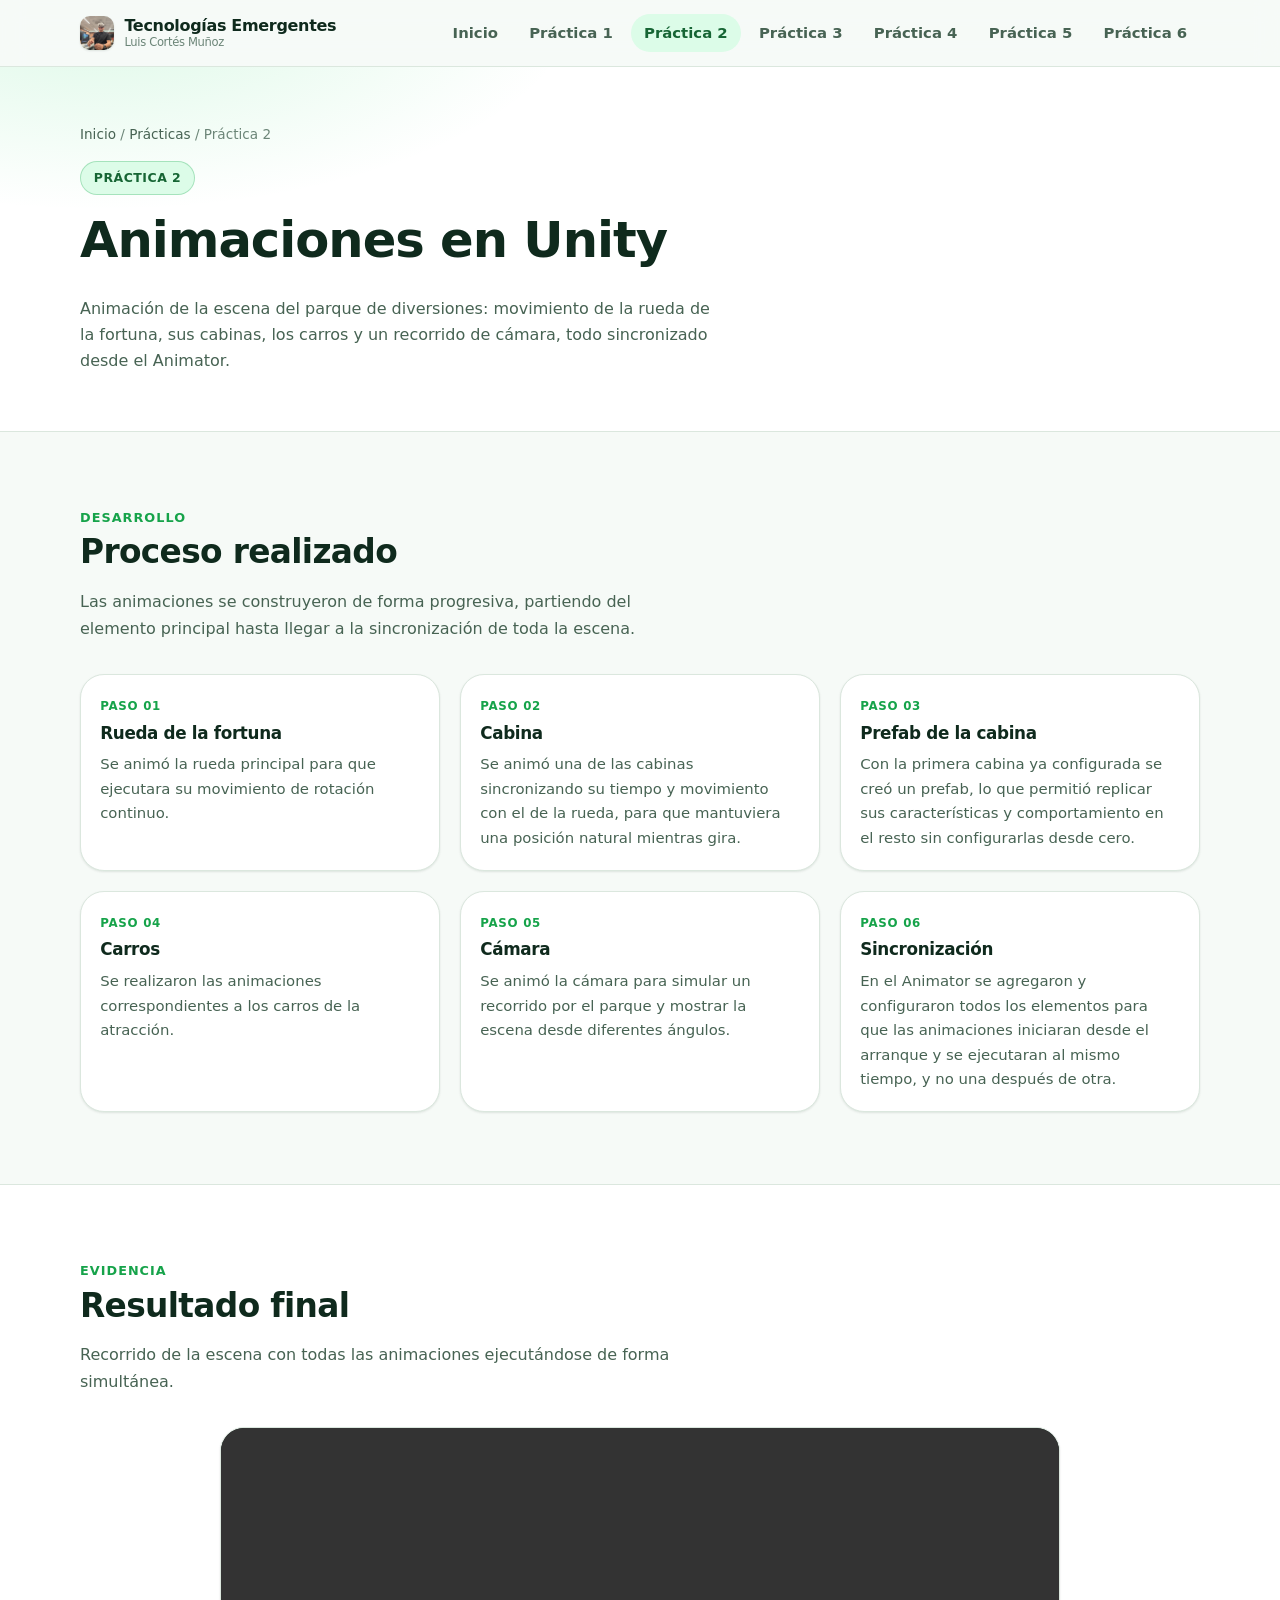
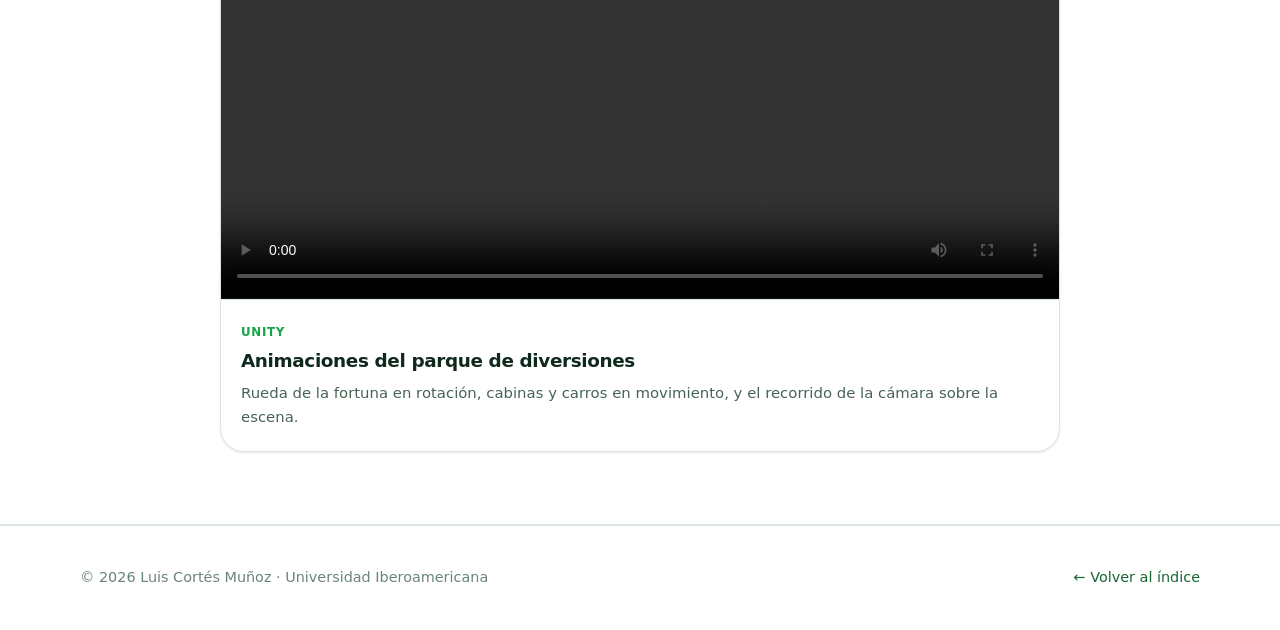
<file: practica-2.html>
<!DOCTYPE html>
<html lang="es">
<head>
  <meta charset="utf-8">
  <meta name="viewport" content="width=device-width, initial-scale=1">
  <title>Práctica 2 · Prácticas Tecnologías Emergentes</title>
  <meta name="description" content="Práctica 2: animaciones en Unity — rueda de la fortuna, cabinas con prefab, carros, cámara y sincronización en el Animator.">
  <meta name="author" content="Luis Cortés Muñoz">
  <link rel="stylesheet" href="assets/css/styles.css">
  <link rel="icon" href="assets/img/perfil.jpg">
</head>
<body>
  <a class="skip-link" href="#main">Saltar al contenido</a>

  <header class="site-header">
    <div class="container nav">
      <a class="brand" href="index.html">
        <img class="brand__mark brand__mark--photo" src="assets/img/perfil.jpg" alt="Luis Cortés Muñoz">
        <span class="brand__text">
          Tecnologías Emergentes
          <small>Luis Cortés Muñoz</small>
        </span>
      </a>

      <button class="nav__toggle" type="button" aria-expanded="false" aria-controls="nav-links">☰</button>

      <ul class="nav__links" id="nav-links">
        <li><a href="index.html">Inicio</a></li>
        <li><a href="practica-1.html">Práctica 1</a></li>
        <li><a class="is-active" href="practica-2.html">Práctica 2</a></li>
        <li><a href="practica-3.html">Práctica 3</a></li>
        <li><a href="practica-4.html">Práctica 4</a></li>
        <li><a href="practica-5.html">Práctica 5</a></li>
        <li><a href="practica-6.html">Práctica 6</a></li>
      </ul>
    </div>
  </header>

  <main id="main">

    <!-- ============ ENCABEZADO ============ -->
    <section class="page-hero">
      <div class="container">
        <p class="breadcrumb"><a href="index.html">Inicio</a> / <a href="index.html#practicas">Prácticas</a> / Práctica 2</p>
        <span class="eyebrow">Práctica 2</span>
        <h1>Animaciones en Unity</h1>
        <p class="lead" style="color: var(--text-soft); max-width: 62ch;">
          Animación de la escena del parque de diversiones: movimiento de la rueda de la
          fortuna, sus cabinas, los carros y un recorrido de cámara, todo sincronizado
          desde el Animator.
        </p>
      </div>
    </section>

    <!-- ============ PROCESO ============ -->
    <section class="section" id="proceso">
      <div class="container">
        <div class="section__head">
          <span class="section-number">Desarrollo</span>
          <h2>Proceso realizado</h2>
          <p>Las animaciones se construyeron de forma progresiva, partiendo del elemento principal hasta llegar a la sincronización de toda la escena.</p>
        </div>

        <div class="cards">

          <article class="card card--step">
            <div class="card__body">
              <span class="card__kicker">Paso 01</span>
              <h3>Rueda de la fortuna</h3>
              <p>Se animó la rueda principal para que ejecutara su movimiento de rotación continuo.</p>
            </div>
          </article>

          <article class="card card--step">
            <div class="card__body">
              <span class="card__kicker">Paso 02</span>
              <h3>Cabina</h3>
              <p>Se animó una de las cabinas sincronizando su tiempo y movimiento con el de la rueda, para que mantuviera una posición natural mientras gira.</p>
            </div>
          </article>

          <article class="card card--step">
            <div class="card__body">
              <span class="card__kicker">Paso 03</span>
              <h3>Prefab de la cabina</h3>
              <p>Con la primera cabina ya configurada se creó un prefab, lo que permitió replicar sus características y comportamiento en el resto sin configurarlas desde cero.</p>
            </div>
          </article>

          <article class="card card--step">
            <div class="card__body">
              <span class="card__kicker">Paso 04</span>
              <h3>Carros</h3>
              <p>Se realizaron las animaciones correspondientes a los carros de la atracción.</p>
            </div>
          </article>

          <article class="card card--step">
            <div class="card__body">
              <span class="card__kicker">Paso 05</span>
              <h3>Cámara</h3>
              <p>Se animó la cámara para simular un recorrido por el parque y mostrar la escena desde diferentes ángulos.</p>
            </div>
          </article>

          <article class="card card--step">
            <div class="card__body">
              <span class="card__kicker">Paso 06</span>
              <h3>Sincronización</h3>
              <p>En el Animator se agregaron y configuraron todos los elementos para que las animaciones iniciaran desde el arranque y se ejecutaran al mismo tiempo, y no una después de otra.</p>
            </div>
          </article>

        </div>
      </div>
    </section>

    <!-- ============ VIDEO ============ -->
    <section class="section section--alt" id="evidencia">
      <div class="container">
        <div class="section__head">
          <span class="section-number">Evidencia</span>
          <h2>Resultado final</h2>
          <p>Recorrido de la escena con todas las animaciones ejecutándose de forma simultánea.</p>
        </div>

        <div class="video-grid video-grid--single">
          <figure class="video-card">
            <video controls preload="metadata" playsinline>
              <source src="assets/videos/animaciones-parque.mp4" type="video/mp4">
              Tu navegador no admite la reproducción de video.
              <a href="assets/videos/animaciones-parque.mp4">Descargar el video</a>.
            </video>
            <figcaption>
              <span class="card__kicker">Unity</span>
              <h3>Animaciones del parque de diversiones</h3>
              <p>
                Rueda de la fortuna en rotación, cabinas y carros en movimiento, y el
                recorrido de la cámara sobre la escena.
              </p>
            </figcaption>
          </figure>
        </div>
      </div>
    </section>

  </main>

  <footer class="site-footer">
    <div class="container">
      <span>© <span id="year">2026</span> Luis Cortés Muñoz · Universidad Iberoamericana</span>
      <a href="index.html">← Volver al índice</a>
    </div>
  </footer>

  <button class="to-top" type="button" aria-label="Volver arriba">↑</button>

  <script src="assets/js/main.js"></script>
  <script>document.getElementById("year").textContent = new Date().getFullYear();</script>
</body>
</html>
</file>
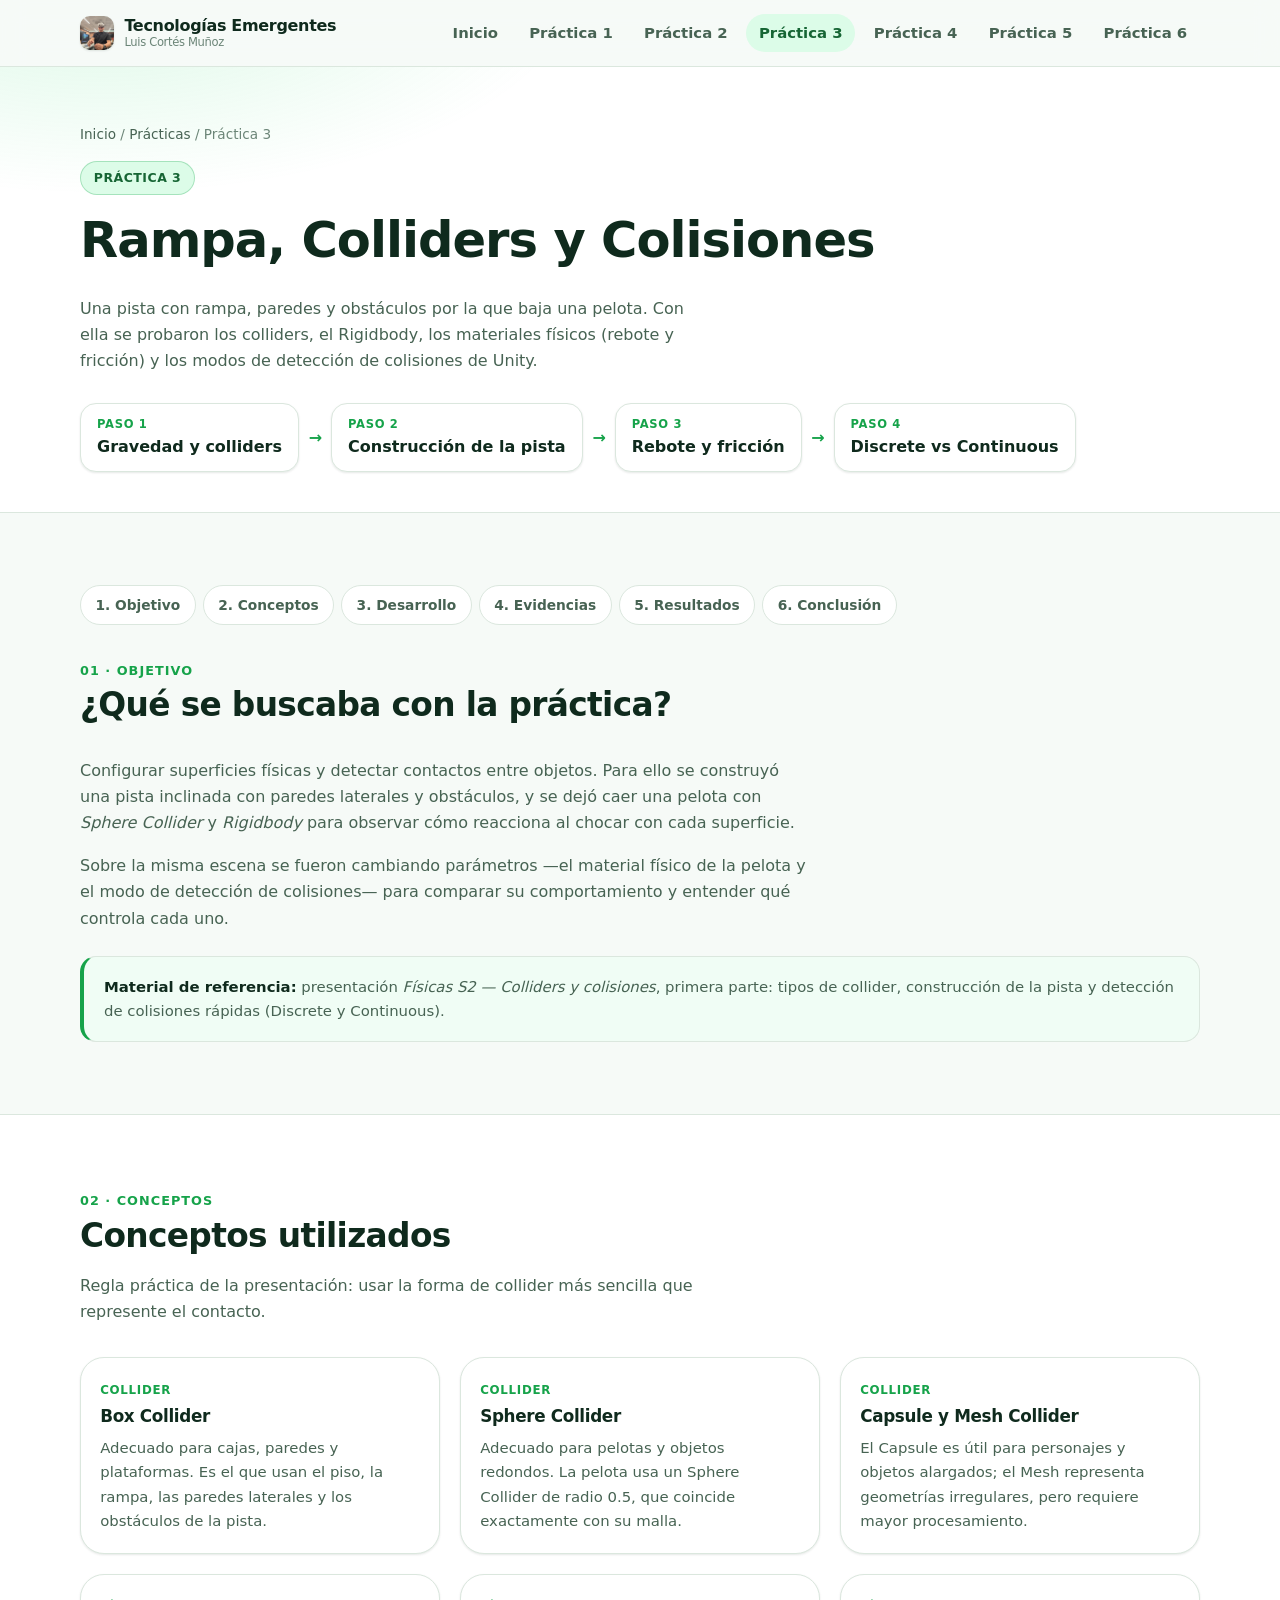
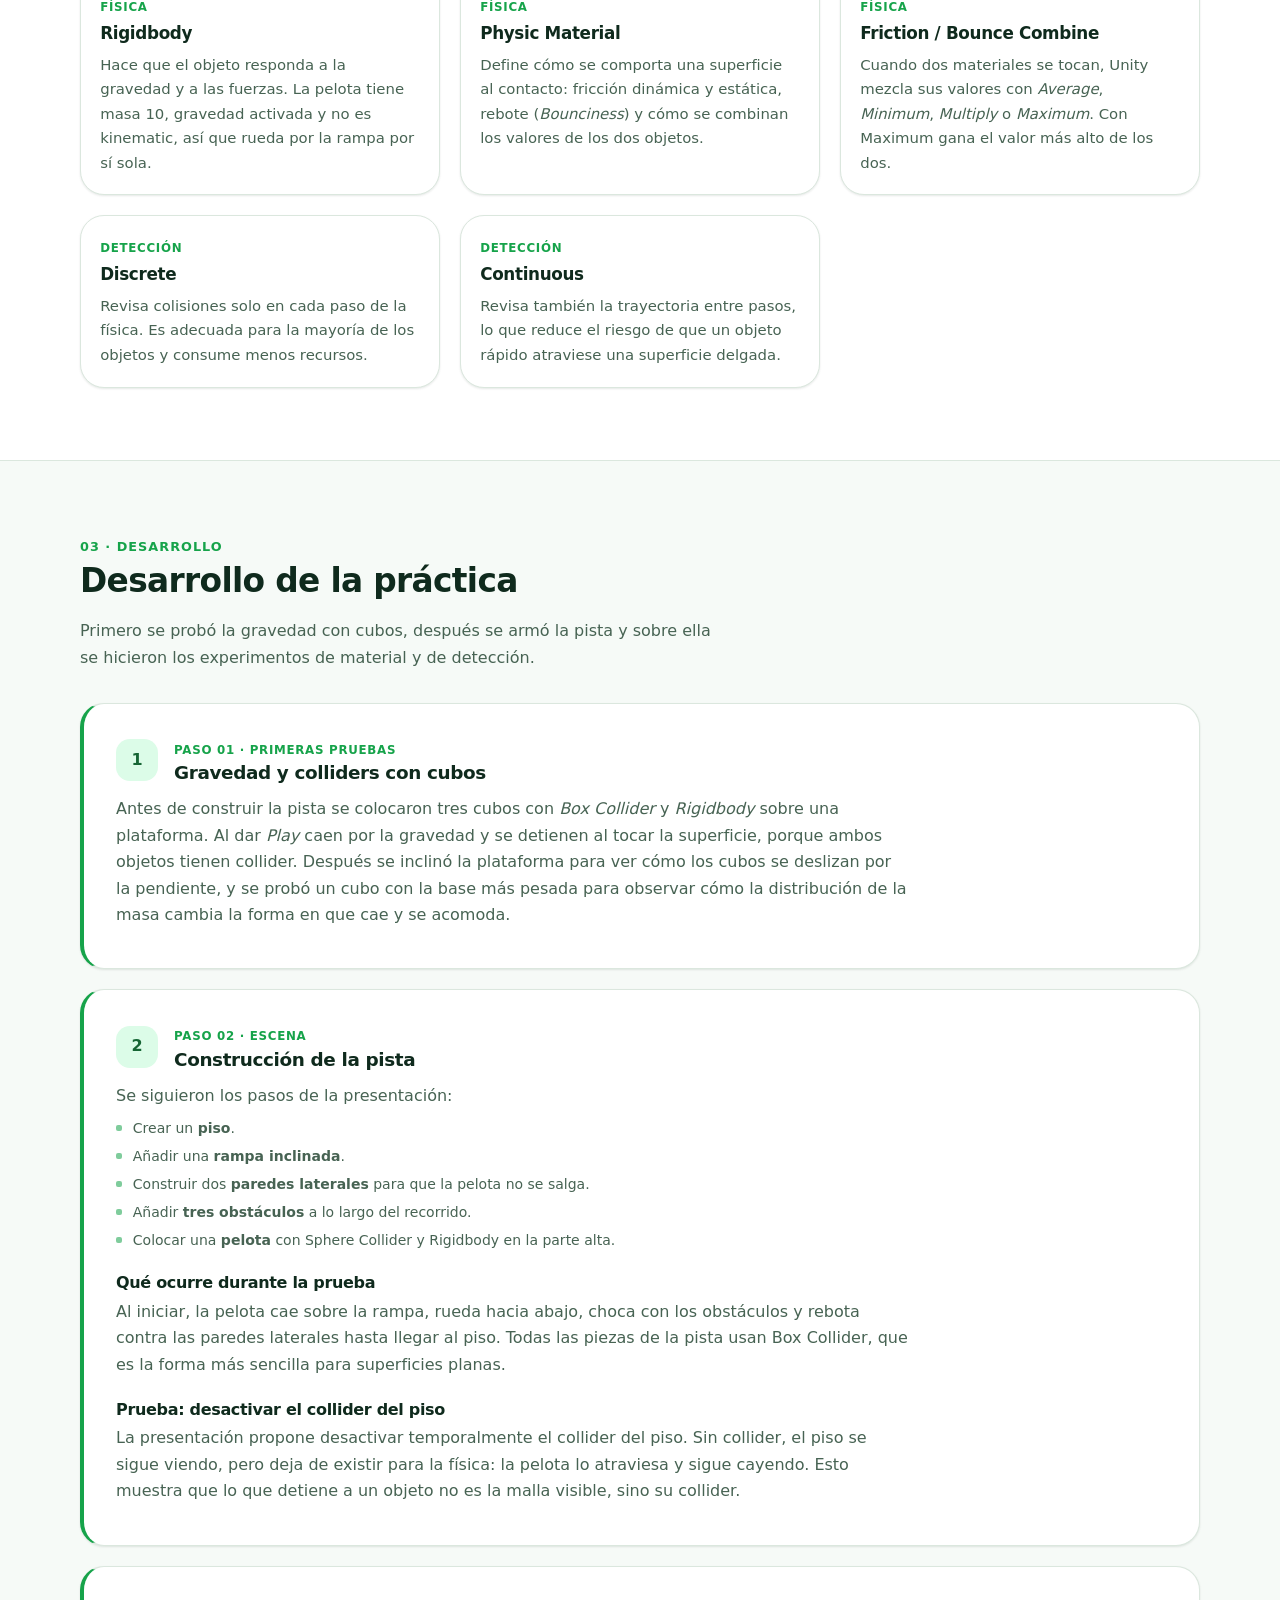
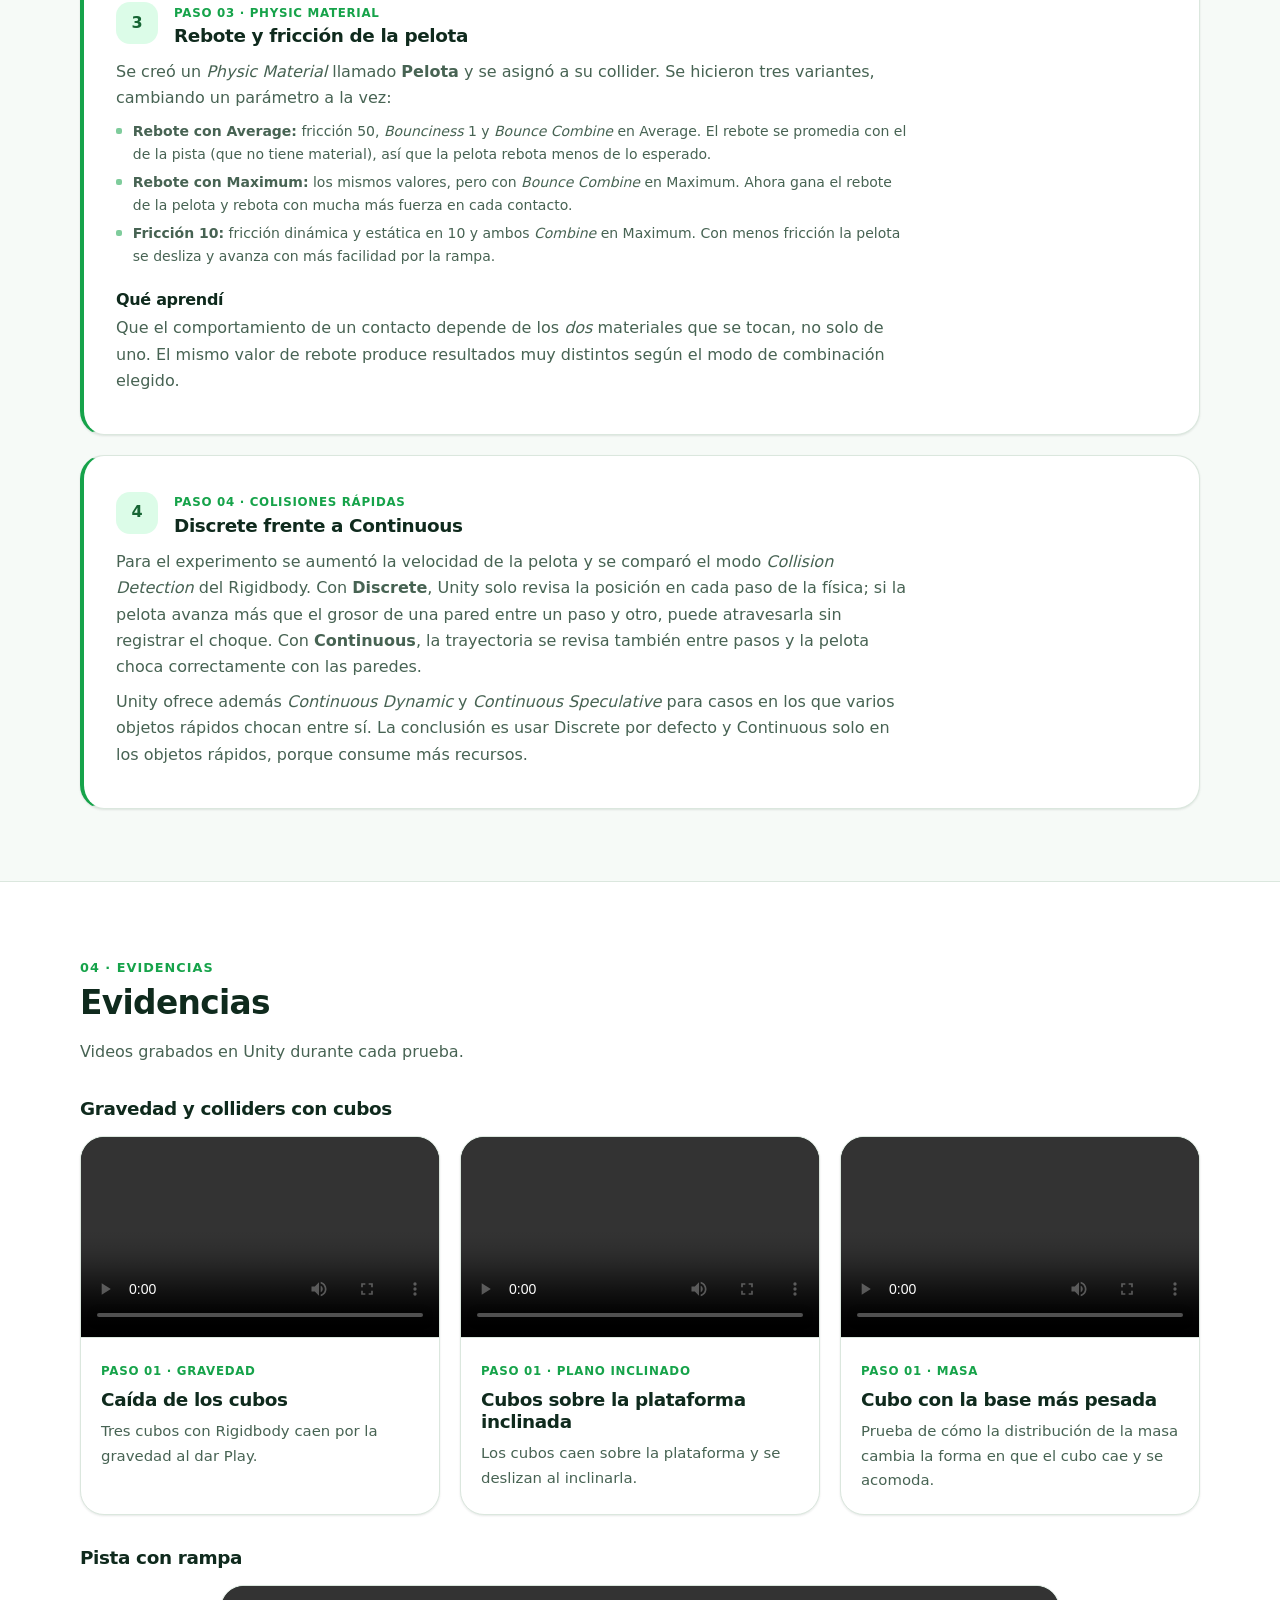
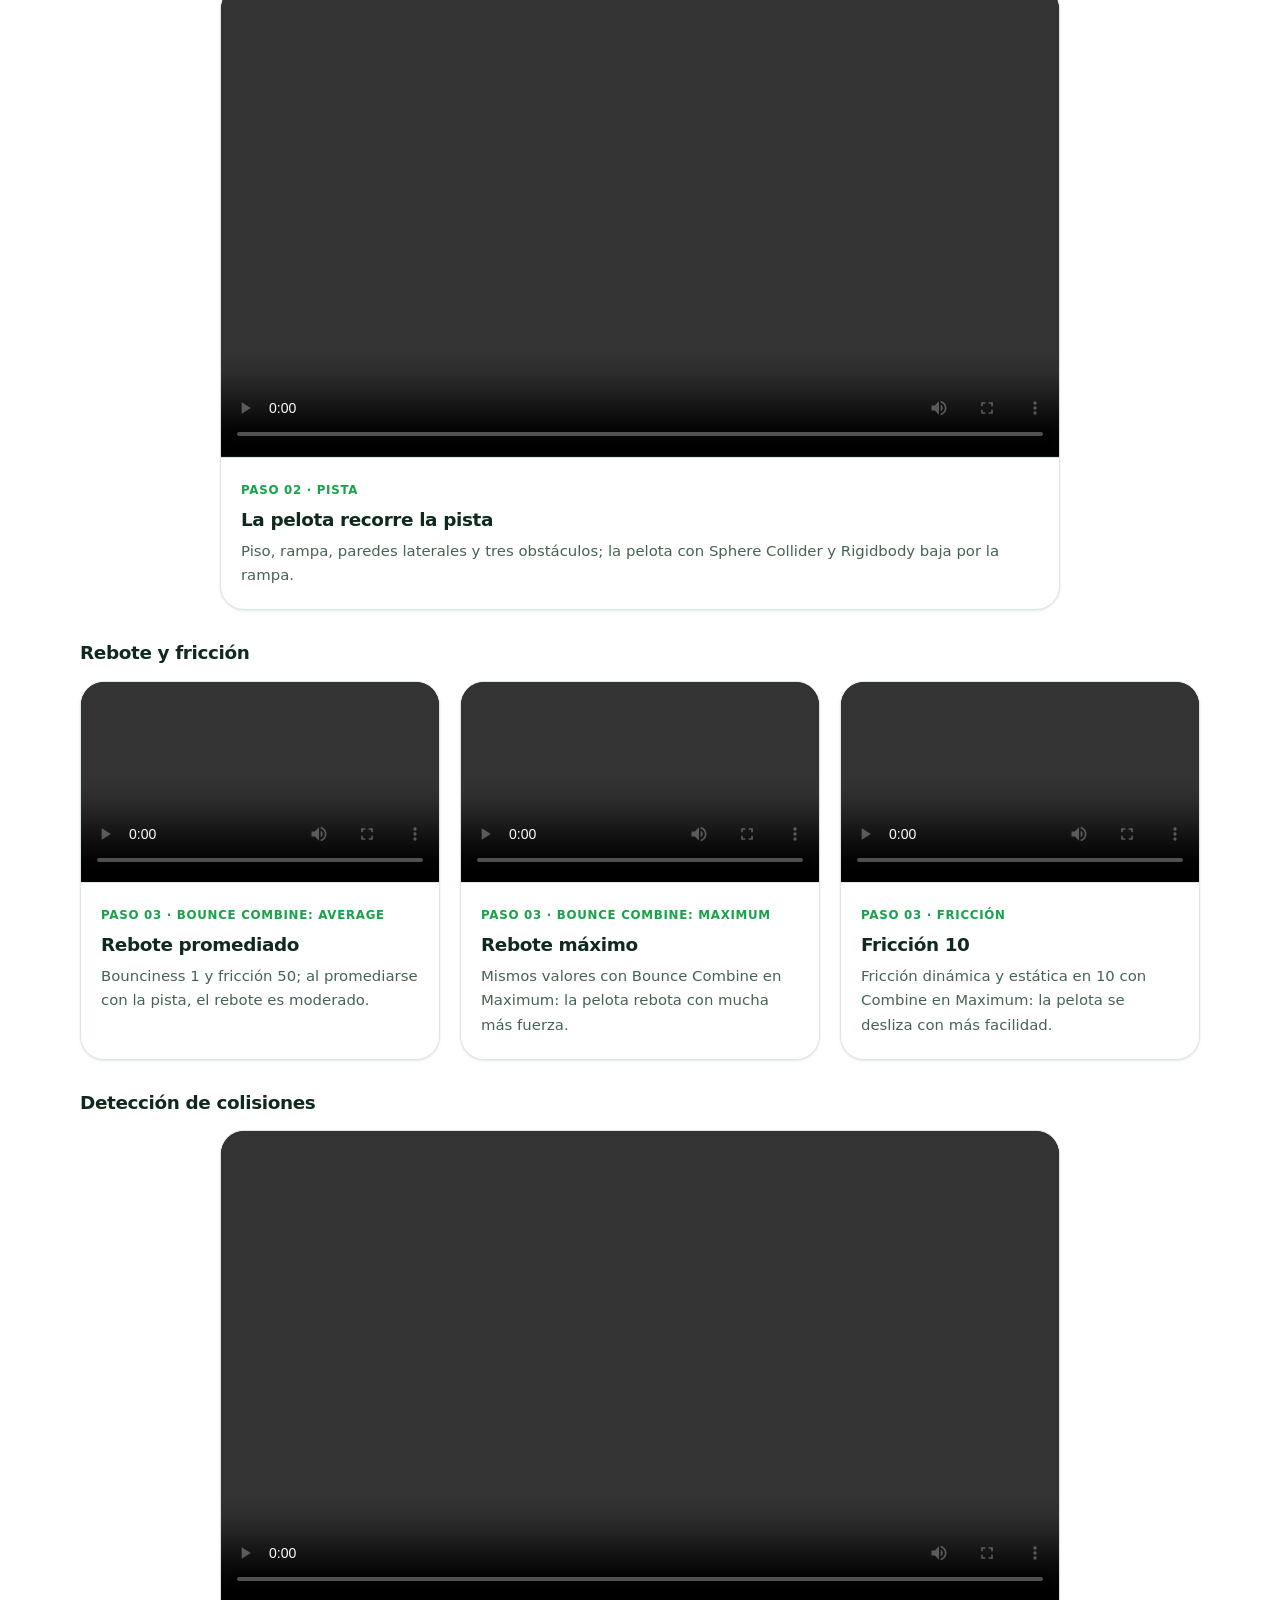
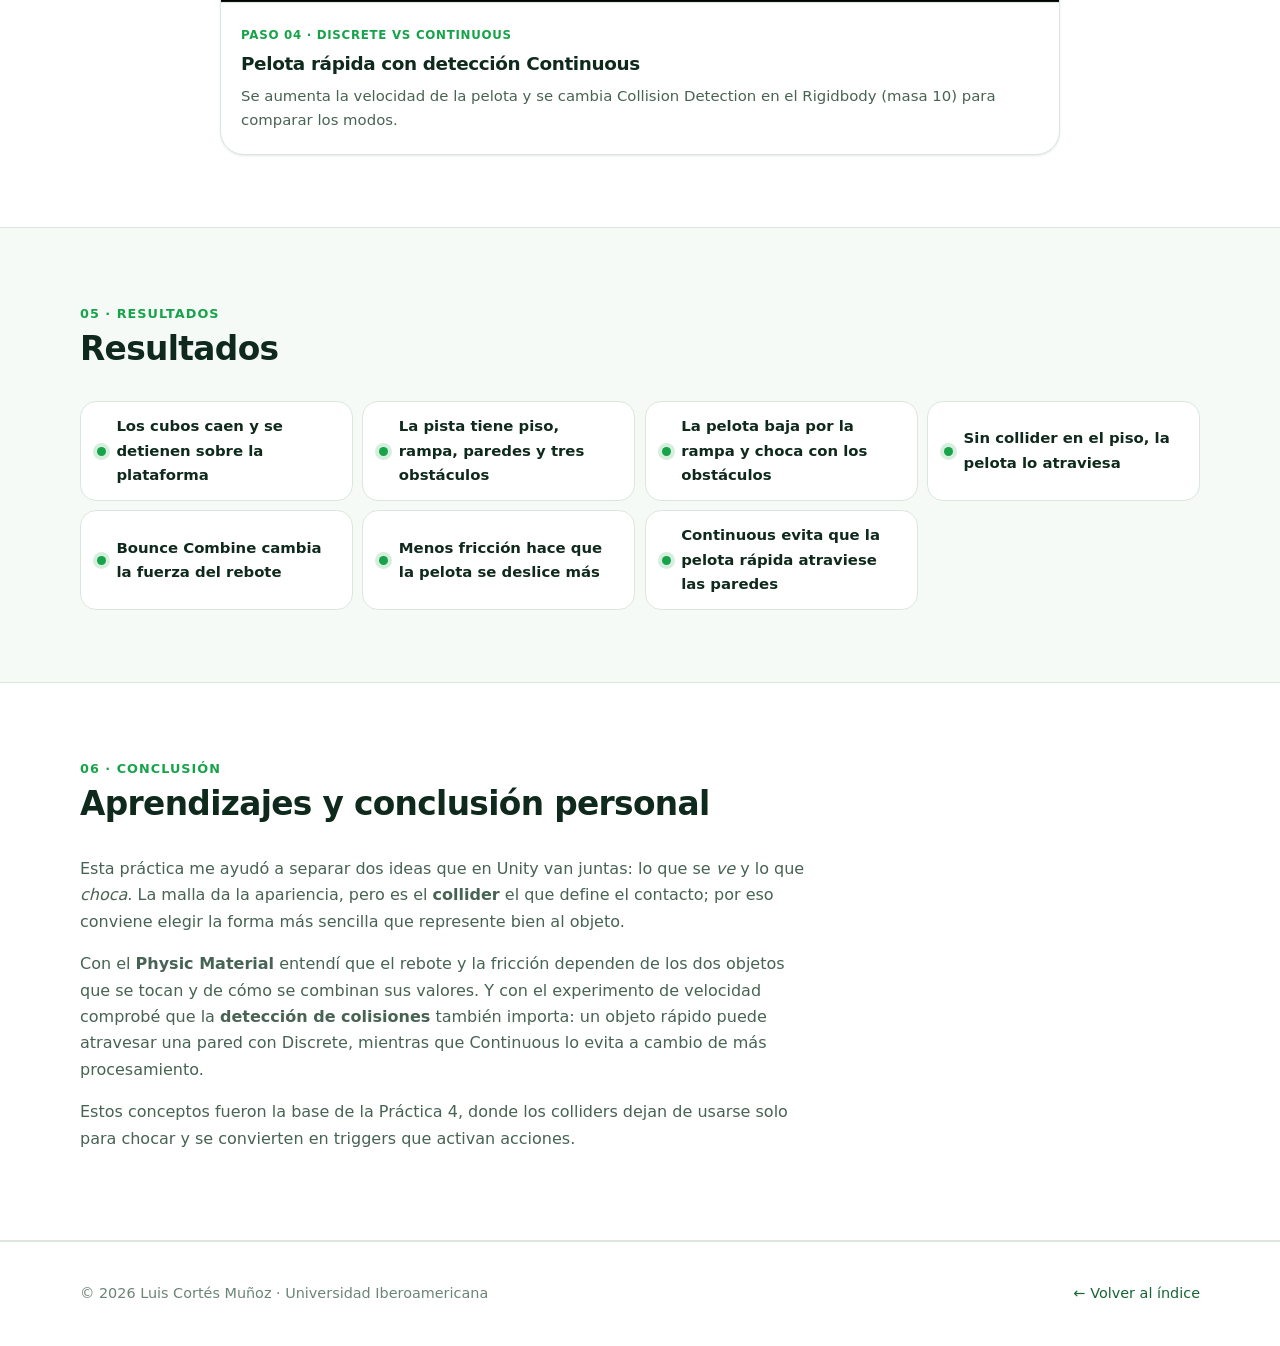
<file: practica-3.html>
<!DOCTYPE html>
<html lang="es">
<head>
  <meta charset="utf-8">
  <meta name="viewport" content="width=device-width, initial-scale=1">
  <title>Práctica 3 · Prácticas Tecnologías Emergentes</title>
  <meta name="description" content="Práctica 3: rampa, colliders y colisiones — tipos de collider, construcción de una pista con rampa, Physic Material (rebote y fricción) y detección Discrete frente a Continuous en Unity.">
  <meta name="author" content="Luis Cortés Muñoz">
  <link rel="stylesheet" href="assets/css/styles.css">
  <link rel="icon" href="assets/img/perfil.jpg">
</head>
<body>
  <a class="skip-link" href="#main">Saltar al contenido</a>

  <header class="site-header">
    <div class="container nav">
      <a class="brand" href="index.html">
        <img class="brand__mark brand__mark--photo" src="assets/img/perfil.jpg" alt="Luis Cortés Muñoz">
        <span class="brand__text">
          Tecnologías Emergentes
          <small>Luis Cortés Muñoz</small>
        </span>
      </a>

      <button class="nav__toggle" type="button" aria-expanded="false" aria-controls="nav-links">☰</button>

      <ul class="nav__links" id="nav-links">
        <li><a href="index.html">Inicio</a></li>
        <li><a href="practica-1.html">Práctica 1</a></li>
        <li><a href="practica-2.html">Práctica 2</a></li>
        <li><a class="is-active" href="practica-3.html">Práctica 3</a></li>
        <li><a href="practica-4.html">Práctica 4</a></li>
        <li><a href="practica-5.html">Práctica 5</a></li>
        <li><a href="practica-6.html">Práctica 6</a></li>
      </ul>
    </div>
  </header>

  <main id="main">

    <!-- ============ ENCABEZADO ============ -->
    <section class="page-hero">
      <div class="container">
        <p class="breadcrumb"><a href="index.html">Inicio</a> / <a href="index.html#practicas">Prácticas</a> / Práctica 3</p>
        <span class="eyebrow">Práctica 3</span>
        <h1>Rampa, Colliders y Colisiones</h1>
        <p class="lead" style="color: var(--text-soft); max-width: 62ch;">
          Una pista con rampa, paredes y obstáculos por la que baja una pelota. Con ella
          se probaron los colliders, el Rigidbody, los materiales físicos (rebote y
          fricción) y los modos de detección de colisiones de Unity.
        </p>

        <ol class="flow" aria-label="Recorrido de la práctica">
          <li><span>Paso 1</span>Gravedad y colliders</li>
          <li><span>Paso 2</span>Construcción de la pista</li>
          <li><span>Paso 3</span>Rebote y fricción</li>
          <li><span>Paso 4</span>Discrete vs Continuous</li>
        </ol>
      </div>
    </section>

    <!-- ============ 1. OBJETIVO ============ -->
    <section class="section" id="objetivo">
      <div class="container">
        <ul class="toc">
          <li><a href="#objetivo">1. Objetivo</a></li>
          <li><a href="#conceptos">2. Conceptos</a></li>
          <li><a href="#desarrollo">3. Desarrollo</a></li>
          <li><a href="#evidencias">4. Evidencias</a></li>
          <li><a href="#resultados">5. Resultados</a></li>
          <li><a href="#conclusion">6. Conclusión</a></li>
        </ul>

        <div class="section__head">
          <span class="section-number">01 · Objetivo</span>
          <h2>¿Qué se buscaba con la práctica?</h2>
        </div>

        <div class="prose">
          <p>
            Configurar superficies físicas y detectar contactos entre objetos. Para ello se
            construyó una pista inclinada con paredes laterales y obstáculos, y se dejó caer
            una pelota con <em>Sphere Collider</em> y <em>Rigidbody</em> para observar cómo
            reacciona al chocar con cada superficie.
          </p>
          <p>
            Sobre la misma escena se fueron cambiando parámetros —el material físico de la
            pelota y el modo de detección de colisiones— para comparar su comportamiento y
            entender qué controla cada uno.
          </p>
        </div>

        <aside class="note" style="margin-top: 1.5rem;">
          <p>
            <strong>Material de referencia:</strong> presentación <em>Físicas S2 — Colliders
            y colisiones</em>, primera parte: tipos de collider, construcción de la pista y
            detección de colisiones rápidas (Discrete y Continuous).
          </p>
        </aside>
      </div>
    </section>

    <!-- ============ 2. CONCEPTOS ============ -->
    <section class="section section--alt" id="conceptos">
      <div class="container">
        <div class="section__head">
          <span class="section-number">02 · Conceptos</span>
          <h2>Conceptos utilizados</h2>
          <p>Regla práctica de la presentación: usar la forma de collider más sencilla que represente el contacto.</p>
        </div>

        <div class="cards">
          <article class="card card--step">
            <div class="card__body">
              <span class="card__kicker">Collider</span>
              <h3>Box Collider</h3>
              <p>Adecuado para cajas, paredes y plataformas. Es el que usan el piso, la rampa, las paredes laterales y los obstáculos de la pista.</p>
            </div>
          </article>

          <article class="card card--step">
            <div class="card__body">
              <span class="card__kicker">Collider</span>
              <h3>Sphere Collider</h3>
              <p>Adecuado para pelotas y objetos redondos. La pelota usa un Sphere Collider de radio 0.5, que coincide exactamente con su malla.</p>
            </div>
          </article>

          <article class="card card--step">
            <div class="card__body">
              <span class="card__kicker">Collider</span>
              <h3>Capsule y Mesh Collider</h3>
              <p>El Capsule es útil para personajes y objetos alargados; el Mesh representa geometrías irregulares, pero requiere mayor procesamiento.</p>
            </div>
          </article>

          <article class="card card--step">
            <div class="card__body">
              <span class="card__kicker">Física</span>
              <h3>Rigidbody</h3>
              <p>Hace que el objeto responda a la gravedad y a las fuerzas. La pelota tiene masa 10, gravedad activada y no es kinematic, así que rueda por la rampa por sí sola.</p>
            </div>
          </article>

          <article class="card card--step">
            <div class="card__body">
              <span class="card__kicker">Física</span>
              <h3>Physic Material</h3>
              <p>Define cómo se comporta una superficie al contacto: fricción dinámica y estática, rebote (<em>Bounciness</em>) y cómo se combinan los valores de los dos objetos.</p>
            </div>
          </article>

          <article class="card card--step">
            <div class="card__body">
              <span class="card__kicker">Física</span>
              <h3>Friction / Bounce Combine</h3>
              <p>Cuando dos materiales se tocan, Unity mezcla sus valores con <em>Average</em>, <em>Minimum</em>, <em>Multiply</em> o <em>Maximum</em>. Con Maximum gana el valor más alto de los dos.</p>
            </div>
          </article>

          <article class="card card--step">
            <div class="card__body">
              <span class="card__kicker">Detección</span>
              <h3>Discrete</h3>
              <p>Revisa colisiones solo en cada paso de la física. Es adecuada para la mayoría de los objetos y consume menos recursos.</p>
            </div>
          </article>

          <article class="card card--step">
            <div class="card__body">
              <span class="card__kicker">Detección</span>
              <h3>Continuous</h3>
              <p>Revisa también la trayectoria entre pasos, lo que reduce el riesgo de que un objeto rápido atraviese una superficie delgada.</p>
            </div>
          </article>
        </div>
      </div>
    </section>

    <!-- ============ 3. DESARROLLO ============ -->
    <section class="section" id="desarrollo">
      <div class="container">
        <div class="section__head">
          <span class="section-number">03 · Desarrollo</span>
          <h2>Desarrollo de la práctica</h2>
          <p>Primero se probó la gravedad con cubos, después se armó la pista y sobre ella se hicieron los experimentos de material y de detección.</p>
        </div>

        <div class="stages">

          <!-- Paso 1 -->
          <article class="stage" id="paso-1">
            <header class="stage__head">
              <span class="practice__num">1</span>
              <div>
                <span class="card__kicker">Paso 01 · Primeras pruebas</span>
                <h3>Gravedad y colliders con cubos</h3>
              </div>
            </header>

            <p>
              Antes de construir la pista se colocaron tres cubos con <em>Box Collider</em> y
              <em>Rigidbody</em> sobre una plataforma. Al dar <em>Play</em> caen por la
              gravedad y se detienen al tocar la superficie, porque ambos objetos tienen
              collider. Después se inclinó la plataforma para ver cómo los cubos se deslizan
              por la pendiente, y se probó un cubo con la base más pesada para observar cómo
              la distribución de la masa cambia la forma en que cae y se acomoda.
            </p>
          </article>

          <!-- Paso 2 -->
          <article class="stage" id="paso-2">
            <header class="stage__head">
              <span class="practice__num">2</span>
              <div>
                <span class="card__kicker">Paso 02 · Escena</span>
                <h3>Construcción de la pista</h3>
              </div>
            </header>

            <p>Se siguieron los pasos de la presentación:</p>
            <ul class="specs">
              <li>Crear un <strong>piso</strong>.</li>
              <li>Añadir una <strong>rampa inclinada</strong>.</li>
              <li>Construir dos <strong>paredes laterales</strong> para que la pelota no se salga.</li>
              <li>Añadir <strong>tres obstáculos</strong> a lo largo del recorrido.</li>
              <li>Colocar una <strong>pelota</strong> con Sphere Collider y Rigidbody en la parte alta.</li>
            </ul>

            <h4>Qué ocurre durante la prueba</h4>
            <p>
              Al iniciar, la pelota cae sobre la rampa, rueda hacia abajo, choca con los
              obstáculos y rebota contra las paredes laterales hasta llegar al piso. Todas las
              piezas de la pista usan Box Collider, que es la forma más sencilla para
              superficies planas.
            </p>

            <h4>Prueba: desactivar el collider del piso</h4>
            <p>
              La presentación propone desactivar temporalmente el collider del piso. Sin
              collider, el piso se sigue viendo, pero deja de existir para la física: la pelota
              lo atraviesa y sigue cayendo. Esto muestra que lo que detiene a un objeto no es
              la malla visible, sino su collider.
            </p>
          </article>

          <!-- Paso 3 -->
          <article class="stage" id="paso-3">
            <header class="stage__head">
              <span class="practice__num">3</span>
              <div>
                <span class="card__kicker">Paso 03 · Physic Material</span>
                <h3>Rebote y fricción de la pelota</h3>
              </div>
            </header>

            <p>
              Se creó un <em>Physic Material</em> llamado <strong>Pelota</strong> y se asignó a
              su collider. Se hicieron tres variantes, cambiando un parámetro a la vez:
            </p>
            <ul class="specs">
              <li><strong>Rebote con Average:</strong> fricción 50, <em>Bounciness</em> 1 y <em>Bounce Combine</em> en Average. El rebote se promedia con el de la pista (que no tiene material), así que la pelota rebota menos de lo esperado.</li>
              <li><strong>Rebote con Maximum:</strong> los mismos valores, pero con <em>Bounce Combine</em> en Maximum. Ahora gana el rebote de la pelota y rebota con mucha más fuerza en cada contacto.</li>
              <li><strong>Fricción 10:</strong> fricción dinámica y estática en 10 y ambos <em>Combine</em> en Maximum. Con menos fricción la pelota se desliza y avanza con más facilidad por la rampa.</li>
            </ul>

            <h4>Qué aprendí</h4>
            <p>
              Que el comportamiento de un contacto depende de los <em>dos</em> materiales que se
              tocan, no solo de uno. El mismo valor de rebote produce resultados muy distintos
              según el modo de combinación elegido.
            </p>
          </article>

          <!-- Paso 4 -->
          <article class="stage" id="paso-4">
            <header class="stage__head">
              <span class="practice__num">4</span>
              <div>
                <span class="card__kicker">Paso 04 · Colisiones rápidas</span>
                <h3>Discrete frente a Continuous</h3>
              </div>
            </header>

            <p>
              Para el experimento se aumentó la velocidad de la pelota y se comparó el modo
              <em>Collision Detection</em> del Rigidbody. Con <strong>Discrete</strong>, Unity
              solo revisa la posición en cada paso de la física; si la pelota avanza más que el
              grosor de una pared entre un paso y otro, puede atravesarla sin registrar el
              choque. Con <strong>Continuous</strong>, la trayectoria se revisa también entre
              pasos y la pelota choca correctamente con las paredes.
            </p>
            <p>
              Unity ofrece además <em>Continuous Dynamic</em> y <em>Continuous Speculative</em>
              para casos en los que varios objetos rápidos chocan entre sí. La conclusión es usar
              Discrete por defecto y Continuous solo en los objetos rápidos, porque consume más
              recursos.
            </p>
          </article>

        </div>
      </div>
    </section>

    <!-- ============ 4. EVIDENCIAS ============ -->
    <section class="section section--alt" id="evidencias">
      <div class="container">
        <div class="section__head">
          <span class="section-number">04 · Evidencias</span>
          <h2>Evidencias</h2>
          <p>Videos grabados en Unity durante cada prueba.</p>
        </div>

        <h3 style="margin-bottom: 1rem;">Gravedad y colliders con cubos</h3>
        <div class="video-grid">
          <figure class="video-card">
            <video controls preload="metadata" playsinline>
              <source src="assets/videos/rampa-cubos.mp4" type="video/mp4">
              Tu navegador no admite la reproducción de video.
              <a href="assets/videos/rampa-cubos.mp4">Descargar el video</a>.
            </video>
            <figcaption>
              <span class="card__kicker">Paso 01 · Gravedad</span>
              <h3>Caída de los cubos</h3>
              <p>Tres cubos con Rigidbody caen por la gravedad al dar Play.</p>
            </figcaption>
          </figure>

          <figure class="video-card">
            <video controls preload="metadata" playsinline>
              <source src="assets/videos/rampa-cubos-2.mp4" type="video/mp4">
              Tu navegador no admite la reproducción de video.
              <a href="assets/videos/rampa-cubos-2.mp4">Descargar el video</a>.
            </video>
            <figcaption>
              <span class="card__kicker">Paso 01 · Plano inclinado</span>
              <h3>Cubos sobre la plataforma inclinada</h3>
              <p>Los cubos caen sobre la plataforma y se deslizan al inclinarla.</p>
            </figcaption>
          </figure>

          <figure class="video-card">
            <video controls preload="metadata" playsinline>
              <source src="assets/videos/rampa-cubo-base-pesada.mp4" type="video/mp4">
              Tu navegador no admite la reproducción de video.
              <a href="assets/videos/rampa-cubo-base-pesada.mp4">Descargar el video</a>.
            </video>
            <figcaption>
              <span class="card__kicker">Paso 01 · Masa</span>
              <h3>Cubo con la base más pesada</h3>
              <p>Prueba de cómo la distribución de la masa cambia la forma en que el cubo cae y se acomoda.</p>
            </figcaption>
          </figure>
        </div>

        <h3 style="margin: 2rem 0 1rem;">Pista con rampa</h3>
        <div class="video-grid video-grid--single">
          <figure class="video-card">
            <video controls preload="metadata" playsinline>
              <source src="assets/videos/rampa-pista.mp4" type="video/mp4">
              Tu navegador no admite la reproducción de video.
              <a href="assets/videos/rampa-pista.mp4">Descargar el video</a>.
            </video>
            <figcaption>
              <span class="card__kicker">Paso 02 · Pista</span>
              <h3>La pelota recorre la pista</h3>
              <p>Piso, rampa, paredes laterales y tres obstáculos; la pelota con Sphere Collider y Rigidbody baja por la rampa.</p>
            </figcaption>
          </figure>
        </div>

        <h3 style="margin: 2rem 0 1rem;">Rebote y fricción</h3>
        <div class="video-grid">
          <figure class="video-card">
            <video controls preload="metadata" playsinline>
              <source src="assets/videos/rampa-rebote-average.mp4" type="video/mp4">
              Tu navegador no admite la reproducción de video.
              <a href="assets/videos/rampa-rebote-average.mp4">Descargar el video</a>.
            </video>
            <figcaption>
              <span class="card__kicker">Paso 03 · Bounce Combine: Average</span>
              <h3>Rebote promediado</h3>
              <p>Bounciness 1 y fricción 50; al promediarse con la pista, el rebote es moderado.</p>
            </figcaption>
          </figure>

          <figure class="video-card">
            <video controls preload="metadata" playsinline>
              <source src="assets/videos/rampa-rebote-maximum.mp4" type="video/mp4">
              Tu navegador no admite la reproducción de video.
              <a href="assets/videos/rampa-rebote-maximum.mp4">Descargar el video</a>.
            </video>
            <figcaption>
              <span class="card__kicker">Paso 03 · Bounce Combine: Maximum</span>
              <h3>Rebote máximo</h3>
              <p>Mismos valores con Bounce Combine en Maximum: la pelota rebota con mucha más fuerza.</p>
            </figcaption>
          </figure>

          <figure class="video-card">
            <video controls preload="metadata" playsinline>
              <source src="assets/videos/rampa-friccion-10.mp4" type="video/mp4">
              Tu navegador no admite la reproducción de video.
              <a href="assets/videos/rampa-friccion-10.mp4">Descargar el video</a>.
            </video>
            <figcaption>
              <span class="card__kicker">Paso 03 · Fricción</span>
              <h3>Fricción 10</h3>
              <p>Fricción dinámica y estática en 10 con Combine en Maximum: la pelota se desliza con más facilidad.</p>
            </figcaption>
          </figure>
        </div>

        <h3 style="margin: 2rem 0 1rem;">Detección de colisiones</h3>
        <div class="video-grid video-grid--single">
          <figure class="video-card">
            <video controls preload="metadata" playsinline>
              <source src="assets/videos/rampa-velocidad-continuous.mp4" type="video/mp4">
              Tu navegador no admite la reproducción de video.
              <a href="assets/videos/rampa-velocidad-continuous.mp4">Descargar el video</a>.
            </video>
            <figcaption>
              <span class="card__kicker">Paso 04 · Discrete vs Continuous</span>
              <h3>Pelota rápida con detección Continuous</h3>
              <p>Se aumenta la velocidad de la pelota y se cambia Collision Detection en el Rigidbody (masa 10) para comparar los modos.</p>
            </figcaption>
          </figure>
        </div>
      </div>
    </section>

    <!-- ============ 5. RESULTADOS ============ -->
    <section class="section" id="resultados">
      <div class="container">
        <div class="section__head">
          <span class="section-number">05 · Resultados</span>
          <h2>Resultados</h2>
        </div>

        <ul class="checklist">
          <li>Los cubos caen y se detienen sobre la plataforma</li>
          <li>La pista tiene piso, rampa, paredes y tres obstáculos</li>
          <li>La pelota baja por la rampa y choca con los obstáculos</li>
          <li>Sin collider en el piso, la pelota lo atraviesa</li>
          <li>Bounce Combine cambia la fuerza del rebote</li>
          <li>Menos fricción hace que la pelota se deslice más</li>
          <li>Continuous evita que la pelota rápida atraviese las paredes</li>
        </ul>
      </div>
    </section>

    <!-- ============ 6. CONCLUSIÓN ============ -->
    <section class="section section--alt" id="conclusion">
      <div class="container">
        <div class="section__head">
          <span class="section-number">06 · Conclusión</span>
          <h2>Aprendizajes y conclusión personal</h2>
        </div>

        <div class="prose">
          <p>
            Esta práctica me ayudó a separar dos ideas que en Unity van juntas: lo que se
            <em>ve</em> y lo que <em>choca</em>. La malla da la apariencia, pero es el
            <strong>collider</strong> el que define el contacto; por eso conviene elegir la
            forma más sencilla que represente bien al objeto.
          </p>
          <p>
            Con el <strong>Physic Material</strong> entendí que el rebote y la fricción
            dependen de los dos objetos que se tocan y de cómo se combinan sus valores. Y con
            el experimento de velocidad comprobé que la <strong>detección de colisiones</strong>
            también importa: un objeto rápido puede atravesar una pared con Discrete, mientras
            que Continuous lo evita a cambio de más procesamiento.
          </p>
          <p>
            Estos conceptos fueron la base de la Práctica 4, donde los colliders dejan de
            usarse solo para chocar y se convierten en triggers que activan acciones.
          </p>
        </div>
      </div>
    </section>

  </main>

  <footer class="site-footer">
    <div class="container">
      <span>© <span id="year">2026</span> Luis Cortés Muñoz · Universidad Iberoamericana</span>
      <a href="index.html">← Volver al índice</a>
    </div>
  </footer>

  <button class="to-top" type="button" aria-label="Volver arriba">↑</button>

  <script src="assets/js/main.js"></script>
  <script>document.getElementById("year").textContent = new Date().getFullYear();</script>
</body>
</html>
</file>
<file: assets/css/styles.css>
/* ============================================================
   Portafolio de Prácticas — Luis Cortés Muñoz
   Paleta moderna en tonos verdes
   ============================================================ */

/* ---------- Tokens ---------- */
:root {
  --green-50:  #f0fdf5;
  --green-100: #dcfce8;
  --green-200: #bbf7d1;
  --green-300: #86efac;
  --green-400: #4ade80;
  --green-500: #22c55e;
  --green-600: #16a34a;
  --green-700: #15803d;
  --green-800: #166534;
  --green-900: #14532d;
  --green-950: #052e1b;

  --bg:            #f6faf7;
  --bg-alt:        #ffffff;
  --surface:       #ffffff;
  --surface-soft:  var(--green-50);
  --border:        #dbe7de;
  --border-strong: #c3d9c9;

  --text:      #0f2a1d;
  --text-soft: #476353;
  --text-mute: #6b8577;

  --brand:      var(--green-600);
  --brand-ink:  var(--green-800);
  --brand-soft: var(--green-100);
  --on-brand:   #ffffff;

  --radius-sm: 10px;
  --radius:    16px;
  --radius-lg: 24px;

  --shadow-sm: 0 1px 2px rgba(6, 46, 27, .06), 0 1px 3px rgba(6, 46, 27, .05);
  --shadow:    0 4px 14px rgba(6, 46, 27, .07), 0 2px 6px rgba(6, 46, 27, .04);
  --shadow-lg: 0 18px 40px rgba(6, 46, 27, .12);

  --maxw: 1120px;
  --font: "Inter", "Segoe UI", system-ui, -apple-system, "Helvetica Neue", Arial, sans-serif;
}

@media (prefers-color-scheme: dark) {
  :root {
    --bg:            #071a11;
    --bg-alt:        #0a2317;
    --surface:       #0d2a1c;
    --surface-soft:  #0a2317;
    --border:        #1c4530;
    --border-strong: #276444;

    --text:      #e8f6ed;
    --text-soft: #a9c9b7;
    --text-mute: #8bb09b;

    --brand:      var(--green-400);
    --brand-ink:  var(--green-300);
    --brand-soft: #10331f;
    --on-brand:   #052e1b;

    --shadow-sm: 0 1px 2px rgba(0, 0, 0, .4);
    --shadow:    0 6px 18px rgba(0, 0, 0, .38);
    --shadow-lg: 0 20px 44px rgba(0, 0, 0, .5);
  }
}

/* ---------- Base ---------- */
*, *::before, *::after { box-sizing: border-box; }

html { scroll-behavior: smooth; scroll-padding-top: 90px; }

body {
  margin: 0;
  font-family: var(--font);
  font-size: 16px;
  line-height: 1.65;
  color: var(--text);
  background: var(--bg);
  -webkit-font-smoothing: antialiased;
}

img { max-width: 100%; display: block; }

a { color: var(--brand-ink); text-decoration: none; }
a:hover { text-decoration: underline; }

h1, h2, h3, h4 { line-height: 1.2; margin: 0 0 .5em; letter-spacing: -0.02em; }
h1 { font-size: clamp(2rem, 5vw, 3.1rem); font-weight: 800; }
h2 { font-size: clamp(1.5rem, 3.2vw, 2.05rem); font-weight: 750; }
h3 { font-size: 1.15rem; font-weight: 700; }
p  { margin: 0 0 1rem; }

:focus-visible {
  outline: 3px solid var(--brand);
  outline-offset: 3px;
  border-radius: 6px;
}

.container {
  width: min(100% - 2.5rem, var(--maxw));
  margin-inline: auto;
}

.skip-link {
  position: absolute;
  left: -9999px;
  top: 0;
  background: var(--brand);
  color: var(--on-brand);
  padding: .6rem 1rem;
  z-index: 100;
  border-radius: 0 0 var(--radius-sm) 0;
}
.skip-link:focus { left: 0; }

.sr-only {
  position: absolute;
  width: 1px; height: 1px;
  padding: 0; margin: -1px;
  overflow: hidden;
  clip: rect(0 0 0 0);
  white-space: nowrap;
  border: 0;
}

/* ---------- Header / Nav ---------- */
.site-header {
  position: sticky;
  top: 0;
  z-index: 50;
  background: color-mix(in srgb, var(--bg) 88%, transparent);
  backdrop-filter: blur(12px);
  border-bottom: 1px solid var(--border);
}

.nav {
  display: flex;
  align-items: center;
  justify-content: space-between;
  gap: 1rem;
  min-height: 66px;
}

.brand {
  display: inline-flex;
  align-items: center;
  gap: .65rem;
  font-weight: 750;
  color: var(--text);
  letter-spacing: -0.02em;
}
.brand:hover { text-decoration: none; }

.brand__mark {
  display: grid;
  place-items: center;
  width: 34px;
  height: 34px;
  border-radius: 10px;
  background: linear-gradient(135deg, var(--green-500), var(--green-700));
  color: #fff;
  font-size: .82rem;
  font-weight: 800;
  letter-spacing: .02em;
  box-shadow: var(--shadow-sm);
}

.brand__text { display: flex; flex-direction: column; line-height: 1.15; }
.brand__text small { font-size: .72rem; font-weight: 500; color: var(--text-mute); }

.nav__toggle {
  display: none;
  border: 1px solid var(--border-strong);
  background: var(--surface);
  color: var(--text);
  border-radius: var(--radius-sm);
  padding: .5rem .7rem;
  font-size: 1rem;
  cursor: pointer;
}

.nav__links {
  display: flex;
  align-items: center;
  gap: .35rem;
  list-style: none;
  margin: 0;
  padding: 0;
}

.nav__links a {
  display: block;
  padding: .45rem .8rem;
  border-radius: 999px;
  font-size: .93rem;
  font-weight: 550;
  color: var(--text-soft);
}
.nav__links a:hover { background: var(--brand-soft); color: var(--brand-ink); text-decoration: none; }
.nav__links a:focus-visible { background: var(--brand-soft); color: var(--brand-ink); }

/* Estado activo: verde suave + texto verde oscuro (contraste alto) */
.nav__links a.is-active,
.nav__links a.is-active:hover,
.nav__links a.is-active:focus-visible {
  background: var(--brand-soft);
  color: var(--brand-ink);
  font-weight: 650;
}

/* El botón del menú es verde sólido: el texto siempre va en blanco.
   Sin estas reglas, `.nav__links a` (0,1,1) gana sobre `.btn--primary` (0,1,0)
   y el botón queda con el gris de los enlaces inactivos. */
.nav__links a.btn--primary,
.nav__links a.btn--primary:hover,
.nav__links a.btn--primary:focus-visible,
.nav__links a.btn--primary.is-active,
.nav__links a.btn--primary.is-active:hover,
.nav__links a.btn--primary.is-active:focus-visible {
  background: linear-gradient(135deg, var(--green-600), var(--green-700));
  color: #fff;
}

@media (max-width: 780px) {
  .nav__toggle { display: block; }
  .nav__links {
    position: absolute;
    inset: 100% 1.25rem auto 1.25rem;
    flex-direction: column;
    align-items: stretch;
    gap: .15rem;
    padding: .5rem;
    background: var(--surface);
    border: 1px solid var(--border);
    border-radius: var(--radius);
    box-shadow: var(--shadow-lg);
    display: none;
  }
  .nav__links.is-open { display: flex; }
  .nav__links a { padding: .7rem .85rem; border-radius: var(--radius-sm); }
}

/* ---------- Hero ---------- */
.hero {
  position: relative;
  overflow: hidden;
  padding: clamp(3rem, 8vw, 5.5rem) 0 clamp(2.5rem, 6vw, 4rem);
  background:
    radial-gradient(900px 420px at 12% -10%, color-mix(in srgb, var(--green-400) 22%, transparent), transparent 65%),
    radial-gradient(700px 380px at 92% 8%, color-mix(in srgb, var(--green-600) 18%, transparent), transparent 62%),
    var(--bg-alt);
  border-bottom: 1px solid var(--border);
}

.hero__grid {
  display: grid;
  grid-template-columns: 1.15fr .85fr;
  gap: clamp(1.5rem, 4vw, 3rem);
  align-items: center;
}
@media (max-width: 900px) { .hero__grid { grid-template-columns: 1fr; } }

.eyebrow {
  display: inline-flex;
  align-items: center;
  gap: .5rem;
  padding: .35rem .8rem;
  border-radius: 999px;
  background: var(--brand-soft);
  color: var(--brand-ink);
  border: 1px solid color-mix(in srgb, var(--brand) 28%, transparent);
  font-size: .78rem;
  font-weight: 650;
  letter-spacing: .04em;
  text-transform: uppercase;
  margin-bottom: 1rem;
}

.hero p.lead {
  font-size: clamp(1rem, 1.6vw, 1.12rem);
  color: var(--text-soft);
  max-width: 58ch;
}

.hero__actions { display: flex; flex-wrap: wrap; gap: .75rem; margin-top: 1.5rem; }

/* Tarjeta de perfil */
.profile {
  background: var(--surface);
  border: 1px solid var(--border);
  border-radius: var(--radius-lg);
  padding: 1.6rem;
  box-shadow: var(--shadow);
}
.profile__head { display: flex; align-items: center; gap: .9rem; margin-bottom: 1rem; }
.avatar {
  display: grid;
  place-items: center;
  width: 56px; height: 56px;
  flex: 0 0 auto;
  border-radius: 18px;
  background: linear-gradient(135deg, var(--green-500), var(--green-800));
  color: #fff;
  font-weight: 800;
  font-size: 1.1rem;
}
.profile__head h2 { font-size: 1.15rem; margin: 0; }
.profile__head span { font-size: .85rem; color: var(--text-mute); }
.profile p { font-size: .95rem; color: var(--text-soft); margin: 0; }

.tag-row { display: flex; flex-wrap: wrap; gap: .4rem; margin-top: 1rem; }
.tag {
  font-size: .76rem;
  font-weight: 600;
  padding: .3rem .65rem;
  border-radius: 999px;
  background: var(--surface-soft);
  border: 1px solid var(--border);
  color: var(--text-soft);
}

/* ---------- Botones ---------- */
.btn {
  display: inline-flex;
  align-items: center;
  gap: .5rem;
  padding: .7rem 1.15rem;
  border-radius: 999px;
  font-size: .93rem;
  font-weight: 650;
  border: 1px solid transparent;
  cursor: pointer;
  transition: transform .15s ease, box-shadow .15s ease, background .15s ease;
}
.btn:hover { text-decoration: none; transform: translateY(-1px); }

.btn--primary {
  background: linear-gradient(135deg, var(--green-600), var(--green-700));
  color: #fff;
  box-shadow: var(--shadow-sm);
}
.btn--primary:hover { box-shadow: var(--shadow); }

.btn--ghost {
  background: var(--surface);
  color: var(--brand-ink);
  border-color: var(--border-strong);
}
.btn--ghost:hover { background: var(--brand-soft); }

.btn--sm { padding: .48rem .85rem; font-size: .84rem; }

/* ---------- Secciones ---------- */
.section { padding: clamp(2.75rem, 6vw, 4.5rem) 0; }
.section--alt { background: var(--bg-alt); border-block: 1px solid var(--border); }

.section__head { max-width: 62ch; margin-bottom: 2rem; }
.section__head p { color: var(--text-soft); margin: 0; }

.section-number {
  display: inline-block;
  font-size: .8rem;
  font-weight: 700;
  color: var(--brand);
  letter-spacing: .08em;
  text-transform: uppercase;
  margin-bottom: .35rem;
}

/* ---------- Grid de prácticas (índice) ---------- */
.practices {
  display: grid;
  grid-template-columns: repeat(auto-fill, minmax(280px, 1fr));
  gap: 1.15rem;
}

.practice {
  position: relative;
  display: flex;
  flex-direction: column;
  gap: .6rem;
  padding: 1.4rem;
  background: var(--surface);
  border: 1px solid var(--border);
  border-radius: var(--radius-lg);
  box-shadow: var(--shadow-sm);
  transition: transform .18s ease, box-shadow .18s ease, border-color .18s ease;
}
.practice--ready:hover {
  transform: translateY(-3px);
  box-shadow: var(--shadow-lg);
  border-color: color-mix(in srgb, var(--brand) 45%, var(--border));
}
.practice--soon { opacity: .72; border-style: dashed; box-shadow: none; }

.practice__num {
  display: grid;
  place-items: center;
  width: 42px; height: 42px;
  border-radius: 14px;
  background: var(--brand-soft);
  color: var(--brand-ink);
  font-weight: 800;
}
.practice h3 { margin: 0; }
.practice p { font-size: .92rem; color: var(--text-soft); margin: 0; flex: 1; }

.badge {
  align-self: flex-start;
  font-size: .72rem;
  font-weight: 700;
  letter-spacing: .05em;
  text-transform: uppercase;
  padding: .22rem .6rem;
  border-radius: 999px;
}
.badge--ready { background: var(--brand-soft); color: var(--brand-ink); }
.badge--soon  { background: var(--surface-soft); color: var(--text-mute); border: 1px solid var(--border); }

.practice__link::after { content: ""; position: absolute; inset: 0; border-radius: inherit; }

/* ---------- Encabezado de práctica ---------- */
.page-hero {
  padding: clamp(2.25rem, 6vw, 3.5rem) 0 clamp(1.5rem, 4vw, 2.5rem);
  background:
    radial-gradient(800px 360px at 8% -20%, color-mix(in srgb, var(--green-400) 20%, transparent), transparent 60%),
    var(--bg-alt);
  border-bottom: 1px solid var(--border);
}

.breadcrumb {
  font-size: .85rem;
  color: var(--text-mute);
  margin-bottom: 1rem;
}
.breadcrumb a { color: var(--text-soft); }

.meta-grid {
  display: grid;
  grid-template-columns: repeat(auto-fit, minmax(160px, 1fr));
  gap: .8rem;
  margin-top: 1.75rem;
}
.meta {
  background: var(--surface);
  border: 1px solid var(--border);
  border-radius: var(--radius);
  padding: .9rem 1.1rem;
  box-shadow: var(--shadow-sm);
}
.meta dt {
  font-size: .74rem;
  text-transform: uppercase;
  letter-spacing: .07em;
  color: var(--text-mute);
  font-weight: 650;
  margin-bottom: .2rem;
}
.meta dd { margin: 0; font-weight: 700; font-size: 1.05rem; }

/* ---------- Lista de componentes ---------- */
.checklist {
  display: grid;
  grid-template-columns: repeat(auto-fill, minmax(220px, 1fr));
  gap: .6rem;
  list-style: none;
  padding: 0;
  margin: 0;
}
.checklist li {
  display: flex;
  align-items: center;
  gap: .65rem;
  padding: .75rem 1rem;
  background: var(--surface);
  border: 1px solid var(--border);
  border-radius: var(--radius);
  font-size: .93rem;
  font-weight: 550;
}
.checklist li::before {
  content: "";
  flex: 0 0 auto;
  width: 9px; height: 9px;
  border-radius: 50%;
  background: var(--brand);
  box-shadow: 0 0 0 4px color-mix(in srgb, var(--brand) 18%, transparent);
}

/* ---------- Tarjetas de componentes ---------- */
.cards {
  display: grid;
  grid-template-columns: repeat(auto-fill, minmax(300px, 1fr));
  gap: 1.25rem;
}

.card {
  display: flex;
  flex-direction: column;
  background: var(--surface);
  border: 1px solid var(--border);
  border-radius: var(--radius-lg);
  overflow: hidden;
  box-shadow: var(--shadow-sm);
  transition: transform .18s ease, box-shadow .18s ease;
}
.card:hover { transform: translateY(-3px); box-shadow: var(--shadow-lg); }

.card__media {
  position: relative;
  aspect-ratio: 4 / 3;
  background: var(--surface-soft);
  border-bottom: 1px solid var(--border);
  padding: 1rem;
  display: grid;
  place-items: center;
}
.card__media img {
  width: 100%;
  height: 100%;
  object-fit: contain;
  mix-blend-mode: multiply;
}
@media (prefers-color-scheme: dark) {
  .card__media { background: #f5faf7; }
  .card__media img { mix-blend-mode: normal; }
}

.card__figure { font-size: .76rem; color: var(--text-mute); margin: .55rem 0 0; }

.card__body { padding: 1.1rem 1.2rem .4rem; flex: 1; }

.card__kicker {
  display: inline-block;
  font-size: .74rem;
  font-weight: 700;
  letter-spacing: .06em;
  text-transform: uppercase;
  color: var(--brand);
  margin-bottom: .35rem;
}
.card__body h3 { font-size: 1.05rem; margin-bottom: .6rem; }

.specs { list-style: none; margin: 0; padding: 0; display: grid; gap: .3rem; }
.specs li {
  font-size: .875rem;
  color: var(--text-soft);
  padding-left: 1.05rem;
  position: relative;
}
.specs li::before {
  content: "";
  position: absolute;
  left: 0; top: .58em;
  width: 6px; height: 6px;
  border-radius: 2px;
  background: color-mix(in srgb, var(--brand) 55%, transparent);
}

.card__footer {
  display: flex;
  align-items: center;
  justify-content: space-between;
  gap: .75rem;
  flex-wrap: wrap;
  padding: 1rem 1.2rem 1.2rem;
}
.price {
  font-size: 1.2rem;
  font-weight: 800;
  color: var(--brand-ink);
  letter-spacing: -0.02em;
}

/* ---------- Videos ---------- */
.video-grid {
  display: grid;
  grid-template-columns: repeat(auto-fit, minmax(320px, 1fr));
  gap: 1.25rem;
}

.video-card {
  margin: 0;
  display: flex;
  flex-direction: column;
  background: var(--surface);
  border: 1px solid var(--border);
  border-radius: var(--radius-lg);
  overflow: hidden;
  box-shadow: var(--shadow-sm);
}

.video-card video {
  width: 100%;
  aspect-ratio: 16 / 9;
  background: #06180f;
  display: block;
  border-bottom: 1px solid var(--border);
}

.video-card figcaption { padding: 1.15rem 1.25rem 1.35rem; }
.video-card figcaption h3 { margin: .15rem 0 .5rem; }
.video-card figcaption p { margin: 0; font-size: .93rem; color: var(--text-soft); }

/* ---------- Bloque de referencia / nota ---------- */
.note {
  display: flex;
  gap: .9rem;
  padding: 1.1rem 1.25rem;
  background: var(--surface-soft);
  border: 1px solid var(--border);
  border-left: 4px solid var(--brand);
  border-radius: var(--radius);
  color: var(--text-soft);
  font-size: .93rem;
}
.note strong { color: var(--text); }
.note p:last-child { margin: 0; }

/* ---------- Índice lateral ---------- */
.toc {
  display: flex;
  flex-wrap: wrap;
  gap: .45rem;
  list-style: none;
  margin: 0 0 2rem;
  padding: 0;
}
.toc a {
  display: block;
  padding: .45rem .9rem;
  border-radius: 999px;
  background: var(--surface);
  border: 1px solid var(--border);
  font-size: .86rem;
  font-weight: 600;
  color: var(--text-soft);
}
.toc a:hover { background: var(--brand-soft); color: var(--brand-ink); text-decoration: none; }

/* ---------- Footer ---------- */
.site-footer {
  padding: 2.5rem 0;
  border-top: 1px solid var(--border);
  background: var(--bg-alt);
  color: var(--text-mute);
  font-size: .9rem;
}
.site-footer .container {
  display: flex;
  flex-wrap: wrap;
  gap: 1rem;
  align-items: center;
  justify-content: space-between;
}

/* ---------- Botón subir ---------- */
.to-top {
  position: fixed;
  right: 1.1rem;
  bottom: 1.1rem;
  width: 44px; height: 44px;
  display: grid;
  place-items: center;
  border-radius: 50%;
  background: var(--brand);
  color: var(--on-brand);
  border: none;
  box-shadow: var(--shadow);
  cursor: pointer;
  opacity: 0;
  visibility: hidden;
  transform: translateY(8px);
  transition: all .2s ease;
  z-index: 40;
}
.to-top.is-visible { opacity: 1; visibility: visible; transform: none; }

@media (prefers-reduced-motion: reduce) {
  * { transition: none !important; animation: none !important; }
  html { scroll-behavior: auto; }
}

/* ---------- Fotografía de perfil ---------- */
.brand__mark--photo {
  display: block;
  object-fit: cover;
  object-position: 62% 30%;
  background: var(--surface-soft);
  padding: 0;
}

.avatar--photo {
  display: block;
  object-fit: cover;
  object-position: 62% 30%;
  background: var(--surface-soft);
  border: 1px solid var(--border);
  width: 82px;
  height: 82px;
  border-radius: 24px;
  cursor: pointer;
  transition: transform .18s ease, box-shadow .18s ease;
}
.avatar-trigger {
  flex: 0 0 auto;
  padding: 0;
  border: 0;
  background: none;
  line-height: 0;
  border-radius: 24px;
  cursor: pointer;
}
.avatar-trigger:hover .avatar--photo,
.avatar-trigger:focus-visible .avatar--photo {
  transform: scale(1.05);
  box-shadow: var(--shadow);
}

/* ---------- Lightbox ---------- */
.lightbox {
  position: fixed;
  inset: 0;
  z-index: 60;
  display: none;
  place-items: center;
  padding: clamp(1rem, 5vw, 3rem);
  background: rgba(4, 20, 12, .82);
  backdrop-filter: blur(3px);
}
.lightbox.is-open { display: grid; }
.lightbox:focus { outline: none; }

.lightbox__img {
  display: block;
  max-width: min(560px, 100%);
  max-height: 82vh;
  width: auto;
  height: auto;
  object-fit: contain;
  border-radius: var(--radius-lg);
  box-shadow: var(--shadow-lg);
}

.lightbox__close {
  position: absolute;
  top: clamp(.75rem, 3vw, 1.5rem);
  right: clamp(.75rem, 3vw, 1.5rem);
  display: grid;
  place-items: center;
  width: 42px;
  height: 42px;
  border: 1px solid rgba(255, 255, 255, .35);
  border-radius: 50%;
  background: rgba(255, 255, 255, .12);
  color: #fff;
  font-size: 1.2rem;
  line-height: 1;
  cursor: pointer;
  transition: background .15s ease, transform .15s ease;
}
.lightbox__close:hover { background: rgba(255, 255, 255, .26); transform: scale(1.06); }

/* ---------- Tarjetas de pasos (proceso) ---------- */
.card--step { cursor: default; }
.card--step:hover { transform: none; box-shadow: var(--shadow-sm); }
.card--step .card__body { padding-bottom: 1.2rem; }
.card--step .card__body p { margin: 0; font-size: .93rem; color: var(--text-soft); }

/* Rejilla de video con una sola pieza de evidencia */
.video-grid--single { max-width: 840px; margin-inline: auto; }

/* ---------- Práctica 4: evolución, pruebas y capturas ---------- */
code {
  font-family: "Cascadia Code", Consolas, "SFMono-Regular", Menlo, monospace;
  font-size: .86em;
  padding: .08em .35em;
  border-radius: 6px;
  background: var(--brand-soft);
  color: var(--brand-ink);
}

.prose { max-width: 72ch; }
.prose p { color: var(--text-soft); }

.flow {
  display: flex;
  flex-wrap: wrap;
  gap: .6rem;
  list-style: none;
  margin: 1.75rem 0 0;
  padding: 0;
}
.flow li {
  display: flex;
  flex-direction: column;
  padding: .7rem 1rem;
  background: var(--surface);
  border: 1px solid var(--border);
  border-radius: var(--radius);
  box-shadow: var(--shadow-sm);
  font-weight: 700;
}
.flow li span {
  font-size: .72rem;
  font-weight: 700;
  letter-spacing: .06em;
  text-transform: uppercase;
  color: var(--brand);
}
.flow li + li { position: relative; }
@media (min-width: 640px) {
  .flow { gap: 2rem; }
  .flow li + li::before {
    content: "→";
    position: absolute;
    left: -1.45rem;
    top: 50%;
    transform: translateY(-50%);
    color: var(--brand);
    font-weight: 800;
  }
}

.stages { display: grid; gap: 1.25rem; }
.stage {
  padding: clamp(1.25rem, 3vw, 2rem);
  background: var(--surface);
  border: 1px solid var(--border);
  border-left: 4px solid var(--brand);
  border-radius: var(--radius-lg);
  box-shadow: var(--shadow-sm);
}
.stage__head { display: flex; align-items: center; gap: 1rem; margin-bottom: .75rem; }
.stage__head .card__kicker { margin-bottom: .1rem; }
.stage__head h3 { margin: 0; }
.stage h4 { font-size: 1rem; margin: 1.35rem 0 .4rem; }
.stage p { margin: 0 0 .5rem; color: var(--text-soft); max-width: 78ch; }
.stage .specs { max-width: 78ch; }

.tree {
  margin: 1rem 0 .25rem;
  padding: 1rem 1.2rem;
  overflow-x: auto;
  background: var(--surface-soft);
  border: 1px solid var(--border);
  border-radius: var(--radius);
  font-size: .88rem;
  line-height: 1.6;
}
.tree code { padding: 0; background: none; color: var(--text); font-size: inherit; }

.shot {
  display: block;
  width: 100%;
  padding: 0;
  border: 0;
  border-bottom: 1px solid var(--border);
  background: #06180f;
  line-height: 0;
  cursor: zoom-in;
}
.shot img { width: 100%; aspect-ratio: 16 / 9; object-fit: cover; object-position: top; }
.shot:hover img, .shot:focus-visible img { opacity: .9; }

.lightbox--wide .lightbox__img { max-width: min(1400px, 100%); }
</file>
